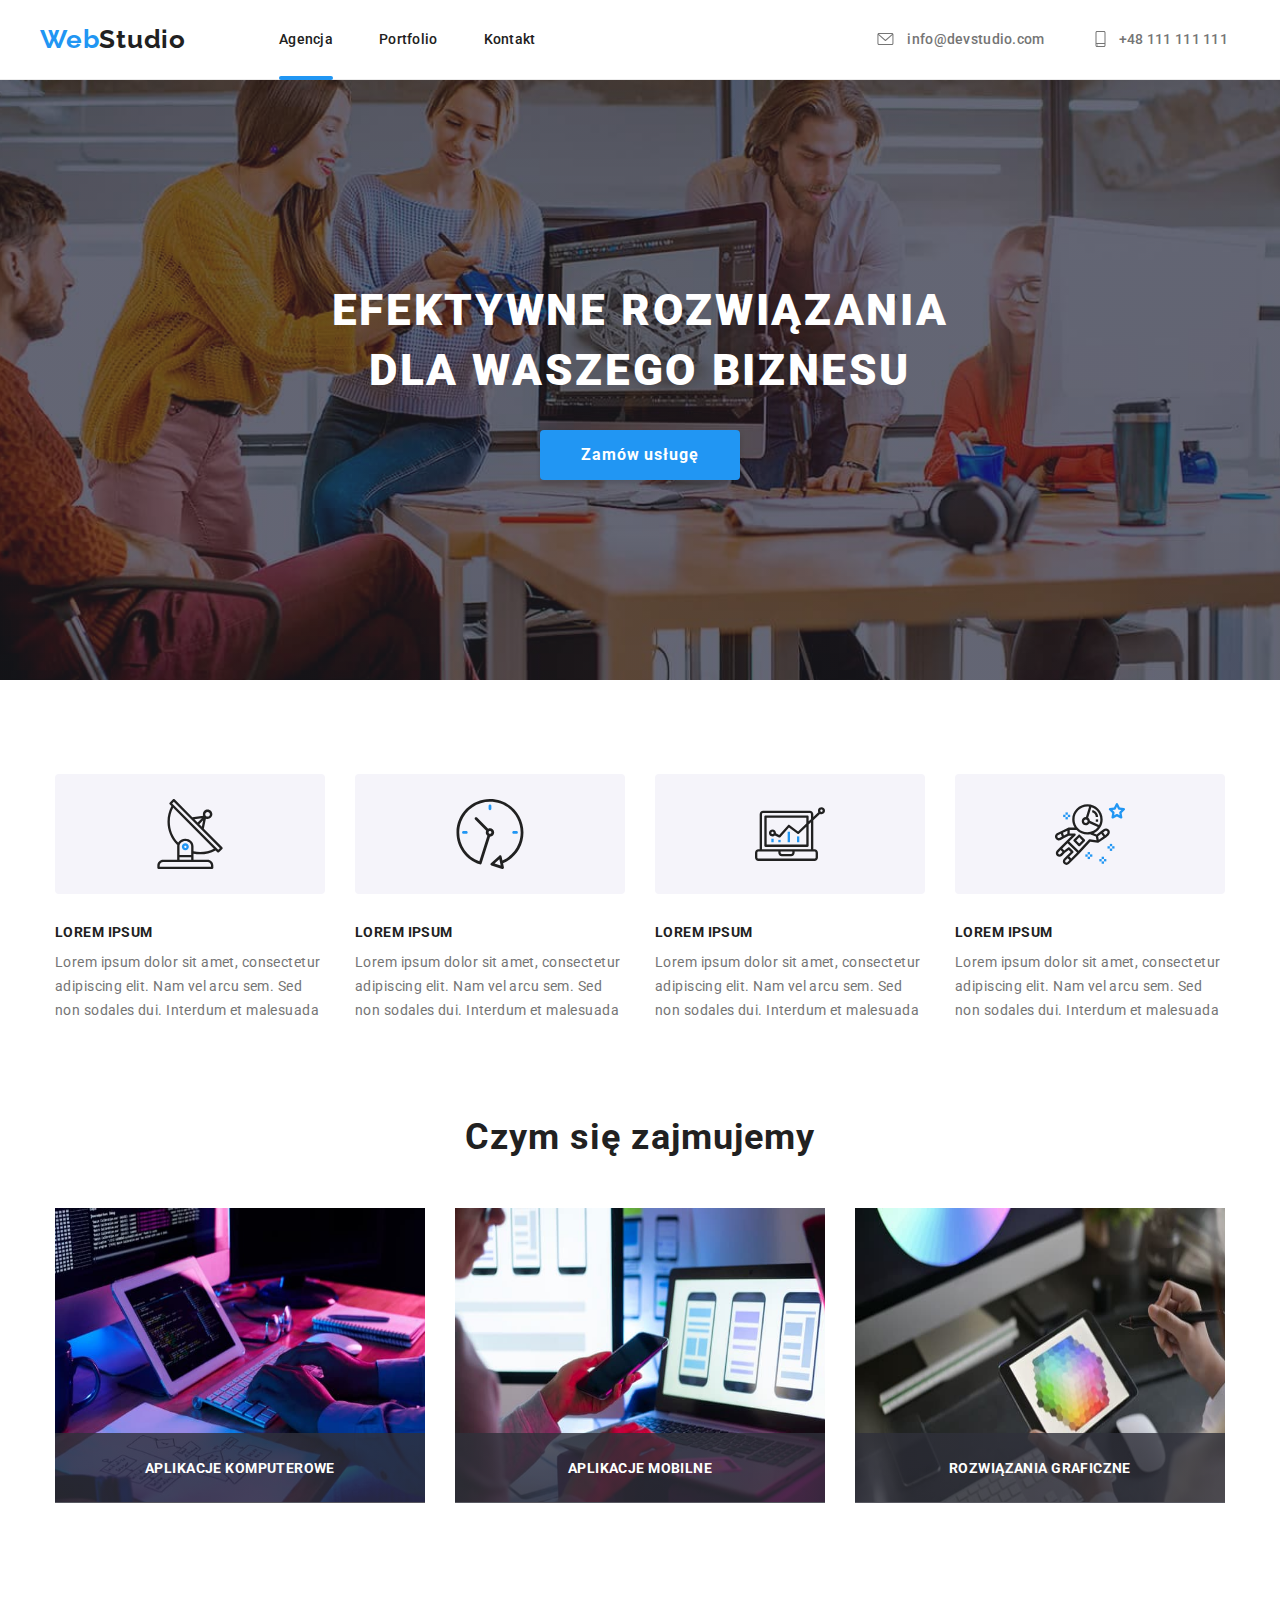
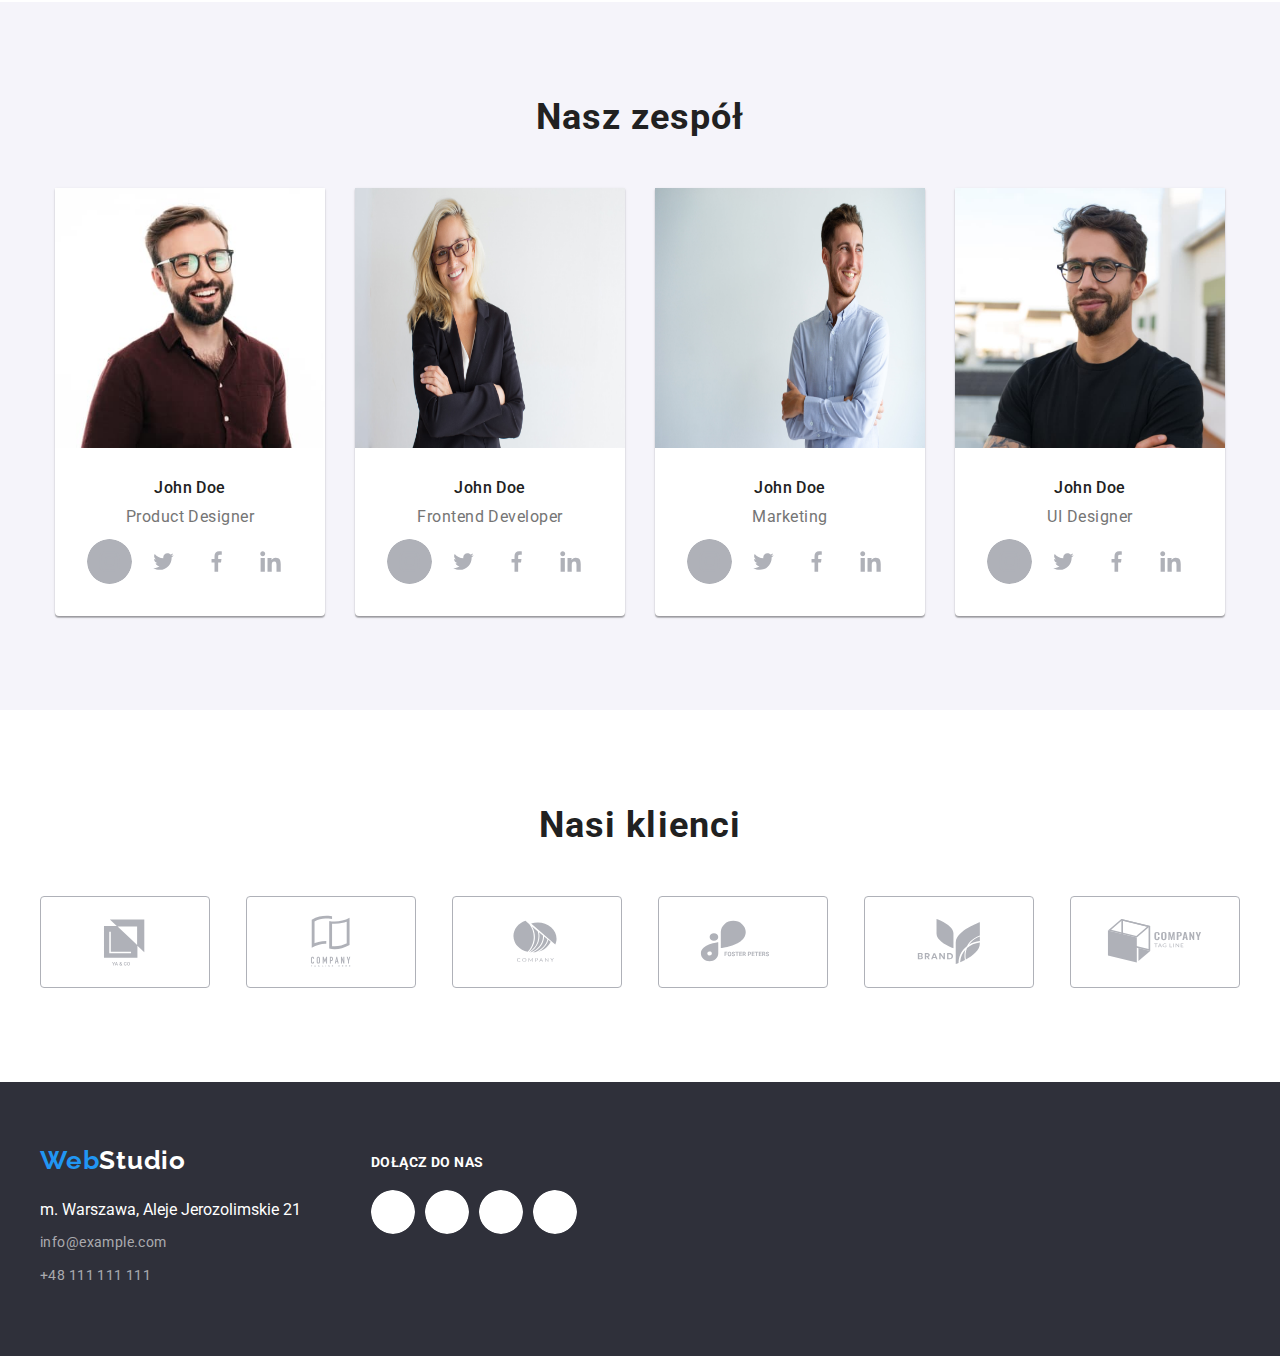
<file: index.html>
<!DOCTYPE html>
<html lang="pl">
    <head>
        <meta charset="UTF-8" />
        <meta http-equiv="X-UA-Compatible" content="IE=edge" />
        <meta name="viewport" content="width=device-width, initial-scale=1.0" />
        <link rel="stylesheet" href="css/modern-normalize.css" />
        <link rel="stylesheet" href="css/styles.css" />
        <link rel="preconnect" href="https://fonts.googleapis.com" />
        <link rel="preconnect" href="https://fonts.gstatic.com" crossorigin />
        <link
            href="https://fonts.googleapis.com/css2?family=Raleway:wght@700&family=Roboto:wght@400;500;700;900&display=swap"
            rel="stylesheet" />
        <title>WebStudio</title>
    </head>
    <body>
        <header class="head">
            <div class="container">
                <h3 class="logo">
                    <a href="./index.html" class="link"
                        ><span class="logo-bluecolor">Web</span
                        ><span class="logo-blackcolor">Studio</span></a
                    >
                </h3>
                <nav>
                    <ul class="nav-menu">
                        <li class="nav-menu-item">
                            <a href="./index.html" class="link activepage"
                                >Agencja</a
                            >
                        </li>
                        <li class="nav-menu-item">
                            <a href="./portfolio.html" class="link"
                                >Portfolio</a
                            >
                        </li>
                        <li class="nav-menu-item">
                            <a href="#contact" class="link">Kontakt</a>
                        </li>
                    </ul>
                </nav>
                <ul class="head-contact">
                    <li class="icon-contact">
                        <a href="mailto:info@devstudio.com" class="link">
                            <svg
                                class="icon-contact"
                                width="17"
                                height="12"
                                style="margin-right: 10px; margin-bottom: -1px">
                                <use
                                    href="./images/icon.svg#icon-envelope"></use>
                            </svg>
                            info@devstudio.com</a
                        >
                    </li>
                    <li class="icon-contact">
                        <a href="tel:+4811111111" class="link">
                            <svg
                                class="icon-contact"
                                width="11"
                                height="16"
                                style="margin-right: 10px; margin-bottom: -3px">
                                <use
                                    href="./images/icon.svg#icon-smartphone"></use>
                            </svg>
                            +48 111 111 111</a
                        >
                    </li>
                </ul>
            </div>
        </header>

        <main>
            <section class="banner-main">
                <div class="container">
                    <h1>EFEKTYWNE ROZWIĄZANIA DLA WASZEGO BIZNESU</h1>
                    <button
                        class="banner-main-button"
                        type="button"
                        data-modal-open>
                        <span class="banner-main-button-text"
                            >Zamów usługę</span
                        >
                    </button>
                </div>
            </section>

            <section class="container">
                <ul class="section asset">
                    <li class="asset-item-icon">
                        <svg class="icon" width="70" height="70">
                            <use href="./images/icon.svg#icon-antenna"></use>
                        </svg>
                    </li>
                    <li class="asset-item-icon">
                        <svg class="icon" width="70" height="70">
                            <use href="./images/icon.svg#icon-clock"></use>
                        </svg>
                    </li>
                    <li class="asset-item-icon">
                        <svg class="icon" width="70" height="70">
                            <use href="./images/icon.svg#icon-diagram"></use>
                        </svg>
                    </li>
                    <li class="asset-item-icon">
                        <svg class="icon" width="70" height="70">
                            <use href="./images/icon.svg#icon-astronaut"></use>
                        </svg>
                    </li>

                    <li class="asset-item">
                        <h4>Lorem ipsum</h4>
                        Lorem ipsum dolor sit amet, consectetur adipiscing elit.
                        Nam vel arcu sem. Sed non sodales dui. Interdum et
                        malesuada
                    </li>
                    <li class="asset-item">
                        <h4>Lorem ipsum</h4>
                        Lorem ipsum dolor sit amet, consectetur adipiscing elit.
                        Nam vel arcu sem. Sed non sodales dui. Interdum et
                        malesuada
                    </li>
                    <li class="asset-item">
                        <h4>Lorem ipsum</h4>
                        Lorem ipsum dolor sit amet, consectetur adipiscing elit.
                        Nam vel arcu sem. Sed non sodales dui. Interdum et
                        malesuada
                    </li>
                    <li class="asset-item">
                        <h4>Lorem ipsum</h4>
                        Lorem ipsum dolor sit amet, consectetur adipiscing elit.
                        Nam vel arcu sem. Sed non sodales dui. Interdum et
                        malesuada
                    </li>
                </ul>
            </section>

            <section class="section section-pref">
                <div class="container">
                    <h2>Czym się zajmujemy</h2>
                    <ul class="pref">
                        <li class="pref-item">
                            <img
                                src="images/box1.jpg"
                                alt="man programming on computer"
                                width="370"
                                height="294" />
                            <div class="pref-item-discription">
                                Aplikacje komputerowe
                            </div>
                        </li>
                        <li class="pref-item">
                            <img
                                src="images/box2.jpg"
                                alt="woman using phone and computer"
                                width="370"
                                height="294" />
                            <div class="pref-item-discription">
                                Aplikacje mobilne
                            </div>
                        </li>
                        <li class="pref-item">
                            <img
                                src="images/box3.jpg"
                                alt="person using tablet"
                                width="370"
                                height="294" />
                            <div class="pref-item-discription">
                                Rozwiązania graficzne
                            </div>
                        </li>
                    </ul>
                </div>
            </section>

            <section class="section team">
                <div class="container">
                    <h2>Nasz zespół</h2>
                    <ul class="team-item">
                        <li class="team-person">
                            <img
                                src="images/team1.jpg"
                                alt="person no.1"
                                width="270"
                                height="260" />

                            <p>John Doe</p>
                            Product Designer

                            <ul class="team-item-social">
                                <li>
                                    <a href="#instagram"
                                        ><svg
                                            class="icon-team"
                                            width="45"
                                            height="45">
                                            <use
                                                href="./images/icon.svg#icon-instagram"></use>
                                        </svg>
                                    </a>
                                </li>
                                <li>
                                    <a href="#twitter"
                                        ><svg
                                            class="icon-team"
                                            width="45"
                                            height="45">
                                            <use
                                                href="./images/icon.svg#icon-twitter"></use>
                                        </svg>
                                    </a>
                                </li>
                                <li>
                                    <a href="#facebook"
                                        ><svg
                                            class="icon-team"
                                            width="45"
                                            height="45">
                                            <use
                                                href="./images/icon.svg#icon-facebook"></use>
                                        </svg>
                                    </a>
                                </li>
                                <li>
                                    <a href="#linkedin"
                                        ><svg
                                            class="icon-team"
                                            width="45"
                                            height="45">
                                            <use
                                                href="./images/icon.svg#icon-linkedin"></use>
                                        </svg>
                                    </a>
                                </li>
                            </ul>
                        </li>
                        <li class="team-person">
                            <img
                                src="images/team2.jpg"
                                alt="person no.2"
                                width="270"
                                height="260" />

                            <p>John Doe</p>
                            Frontend Developer
                            <ul class="team-item-social">
                                <li>
                                    <a href="#instagram"
                                        ><svg
                                            class="icon-team"
                                            width="45"
                                            height="45">
                                            <use
                                                href="./images/icon.svg#icon-instagram"></use>
                                        </svg>
                                    </a>
                                </li>
                                <li>
                                    <a href="#twitter"
                                        ><svg
                                            class="icon-team"
                                            width="45"
                                            height="45">
                                            <use
                                                href="./images/icon.svg#icon-twitter"></use>
                                        </svg>
                                    </a>
                                </li>
                                <li>
                                    <a href="#facebook"
                                        ><svg
                                            class="icon-team"
                                            width="45"
                                            height="45">
                                            <use
                                                href="./images/icon.svg#icon-facebook"></use>
                                        </svg>
                                    </a>
                                </li>
                                <li>
                                    <a href="#linkedin"
                                        ><svg
                                            class="icon-team"
                                            width="45"
                                            height="45">
                                            <use
                                                href="./images/icon.svg#icon-linkedin"></use>
                                        </svg>
                                    </a>
                                </li>
                            </ul>
                        </li>
                        <li class="team-person">
                            <img
                                src="images/team3.jpg"
                                alt="person no.3"
                                width="270"
                                height="260" />

                            <p>John Doe</p>
                            Marketing
                            <ul class="team-item-social">
                                <li>
                                    <a href="#instagram"
                                        ><svg
                                            class="icon-team"
                                            width="45"
                                            height="45">
                                            <use
                                                href="./images/icon.svg#icon-instagram"></use>
                                        </svg>
                                    </a>
                                </li>
                                <li>
                                    <a href="#twitter"
                                        ><svg
                                            class="icon-team"
                                            width="45"
                                            height="45">
                                            <use
                                                href="./images/icon.svg#icon-twitter"></use>
                                        </svg>
                                    </a>
                                </li>
                                <li>
                                    <a href="#facebook"
                                        ><svg
                                            class="icon-team"
                                            width="45"
                                            height="45">
                                            <use
                                                href="./images/icon.svg#icon-facebook"></use>
                                        </svg>
                                    </a>
                                </li>
                                <li>
                                    <a href="#linkedin"
                                        ><svg
                                            class="icon-team"
                                            width="45"
                                            height="45">
                                            <use
                                                href="./images/icon.svg#icon-linkedin"></use>
                                        </svg>
                                    </a>
                                </li>
                            </ul>
                        </li>
                        <li class="team-person">
                            <img
                                src="images/team4.jpg"
                                alt="person no.4"
                                width="270"
                                height="260" />

                            <p>John Doe</p>
                            UI Designer
                            <ul class="team-item-social">
                                <li>
                                    <a href="#instagram"
                                        ><svg
                                            class="icon-team"
                                            width="45"
                                            height="45">
                                            <use
                                                href="./images/icon.svg#icon-instagram"></use>
                                        </svg>
                                    </a>
                                </li>
                                <li>
                                    <a href="#twitter"
                                        ><svg
                                            class="icon-team"
                                            width="45"
                                            height="45">
                                            <use
                                                href="./images/icon.svg#icon-twitter"></use>
                                        </svg>
                                    </a>
                                </li>
                                <li>
                                    <a href="#facebook"
                                        ><svg
                                            class="icon-team"
                                            width="45"
                                            height="45">
                                            <use
                                                href="./images/icon.svg#icon-facebook"></use>
                                        </svg>
                                    </a>
                                </li>
                                <li>
                                    <a href="#linkedin"
                                        ><svg
                                            class="icon-team"
                                            width="45"
                                            height="45">
                                            <use
                                                href="./images/icon.svg#icon-linkedin"></use>
                                        </svg>
                                    </a>
                                </li>
                            </ul>
                        </li>
                    </ul>
                </div>
            </section>
            <section class="section">
                <div class="container">
                    <h2>Nasi klienci</h2>
                    <ul class="client">
                        <a href="#ya&co"
                            ><li class="client-item">
                                <svg
                                    class="icon-client"
                                    width="106"
                                    height="60">
                                    <use
                                        href="./images/icon.svg#icon-logo1"></use>
                                </svg></li
                        ></a>
                        <a href="#companyline"
                            ><li class="client-item">
                                <svg
                                    class="icon-client"
                                    width="106"
                                    height="60">
                                    <use
                                        href="./images/icon.svg#icon-logo2"></use>
                                </svg></li
                        ></a>
                        <a href="#company"
                            ><li class="client-item">
                                <svg
                                    class="icon-client"
                                    width="106"
                                    height="60">
                                    <use
                                        href="./images/icon.svg#icon-logo3"></use>
                                </svg></li
                        ></a>
                        <a href="#foster"
                            ><li class="client-item">
                                <svg
                                    class="icon-client"
                                    width="106"
                                    height="60">
                                    <use
                                        href="./images/icon.svg#icon-logo4"></use>
                                </svg></li
                        ></a>
                        <a href="#brand"
                            ><li class="client-item">
                                <svg
                                    class="icon-client"
                                    width="106"
                                    height="60">
                                    <use
                                        href="./images/icon.svg#icon-logo5"></use>
                                </svg></li
                        ></a>
                        <a href="#companytag"
                            ><li class="client-item">
                                <svg
                                    class="icon-client"
                                    width="106"
                                    height="60">
                                    <use
                                        href="./images/icon.svg#icon-logo6"></use>
                                </svg></li
                        ></a>
                    </ul>
                </div>
            </section>
        </main>
        <footer id="contact" class="section-footer">
            <div class="container contact">
                <div class="">
                    <h3 class="footer-logo">
                        <span class="logo-bluecolor">Web</span
                        ><span class="logo-whitecolor">Studio</span>
                    </h3>
                    <address>m. Warszawa, Aleje Jerozolimskie 21</address>
                    <ul class="footer-contact">
                        <li>
                            <a href="mailto:info@devstudio.com" class="link"
                                >info@example.com</a
                            >
                        </li>
                        <li>
                            <a href="tel:+48111111111" class="link"
                                >+48 111 111 111</a
                            >
                        </li>
                    </ul>
                </div>
                <div class="social">
                    <h3>Dołącz do nas</h3>
                    <ul class="footer-social">
                        <li>
                            <a href="#instagram"
                                ><svg
                                    class="icon-footer"
                                    width="44"
                                    height="44">
                                    <use
                                        href="./images/icon.svg#icon-instagram"></use>
                                </svg>
                            </a>
                        </li>
                        <li>
                            <a href="#twitter"
                                ><svg
                                    class="icon-footer"
                                    width="44"
                                    height="44">
                                    <use
                                        href="./images/icon.svg#icon-twitter"></use>
                                </svg>
                            </a>
                        </li>
                        <li>
                            <a href="#facebook"
                                ><svg
                                    class="icon-footer"
                                    width="44"
                                    height="44">
                                    <use
                                        href="./images/icon.svg#icon-facebook"></use>
                                </svg>
                            </a>
                        </li>
                        <li>
                            <a href="#linkedin"
                                ><svg
                                    class="icon-footer"
                                    width="44"
                                    height="44">
                                    <use
                                        href="./images/icon.svg#icon-linkedin"></use>
                                </svg>
                            </a>
                        </li>
                    </ul>
                </div>
            </div>
        </footer>
        <div class="backdrop is-hidden" data-modal>
            <div class="modal">
                <button type="button" class="close-btn" data-modal-close>
                    <svg class="icon-modal" width="18" height="18">
                        <use href="./images/icon.svg#icon-close"></use>
                    </svg>
                </button>
            </div>
        </div>
        <script src="./js/modal.js"></script>
    </body>
</html>
</file>
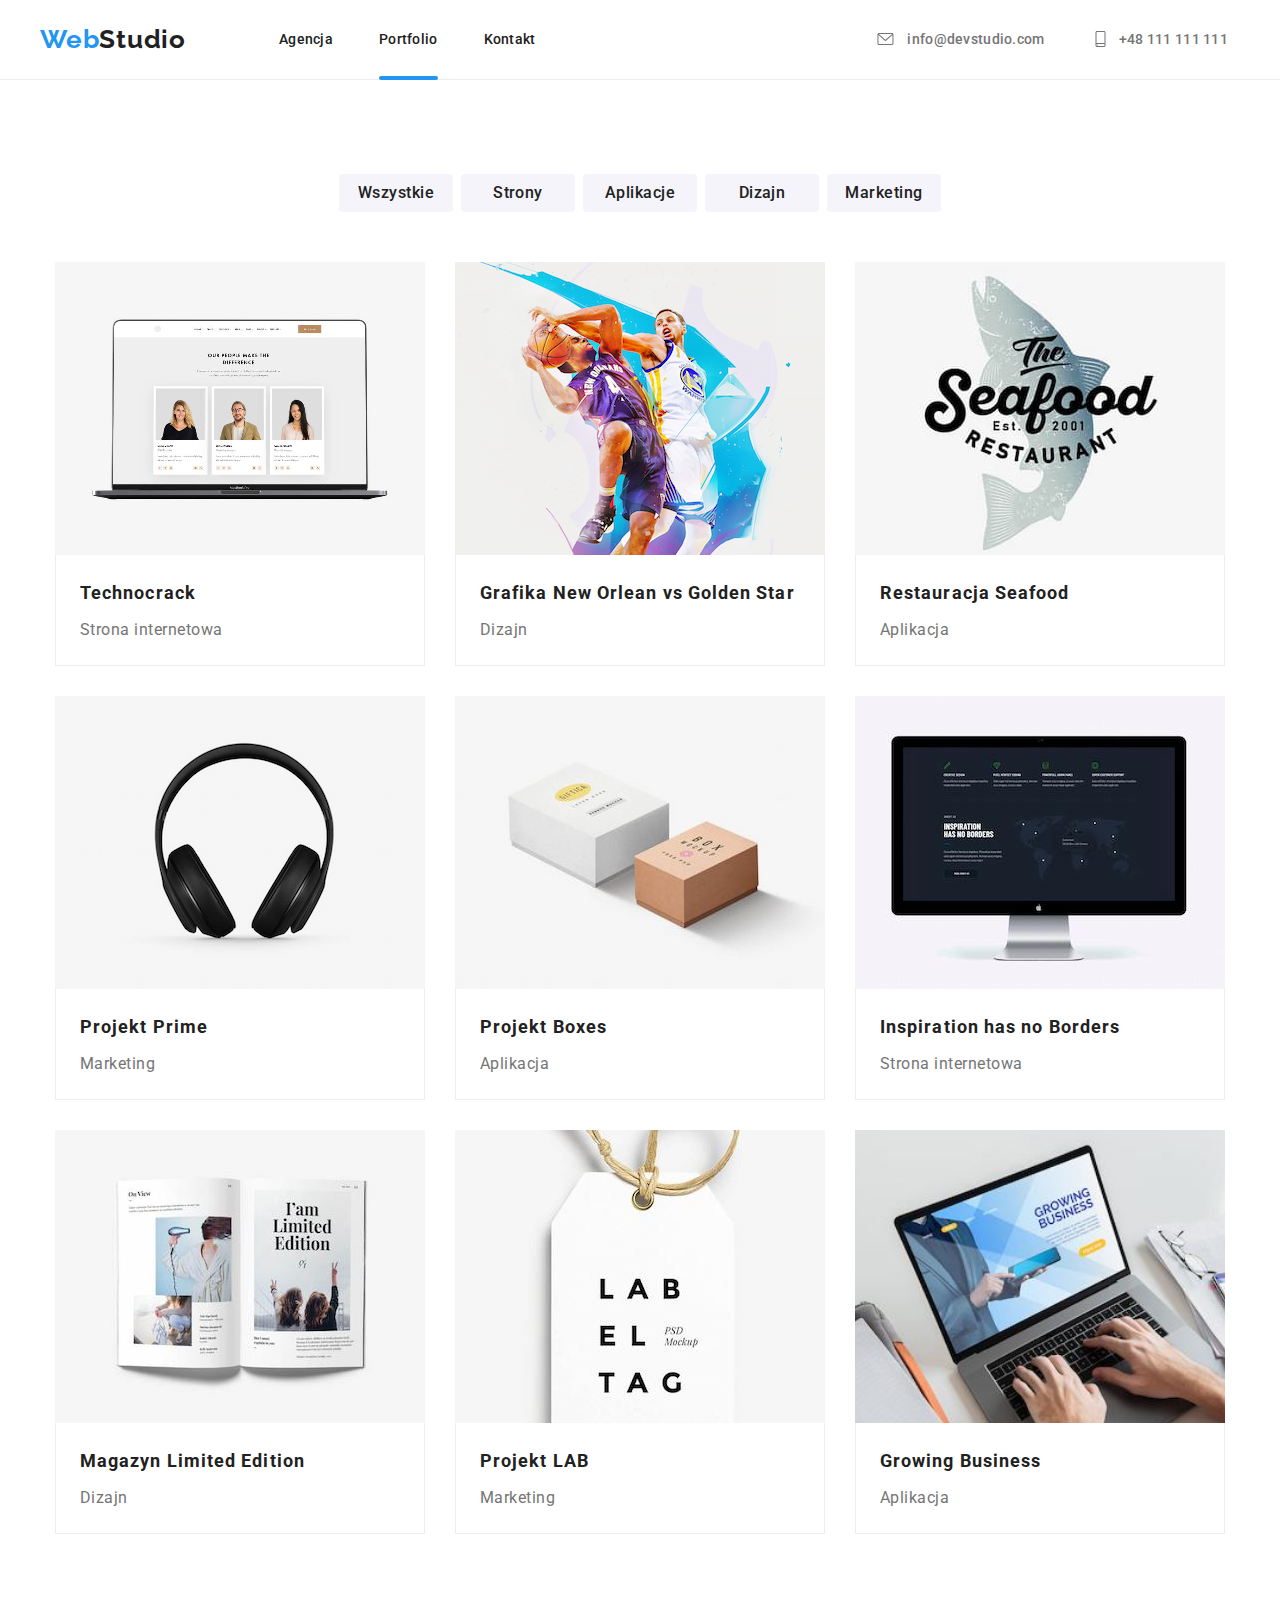
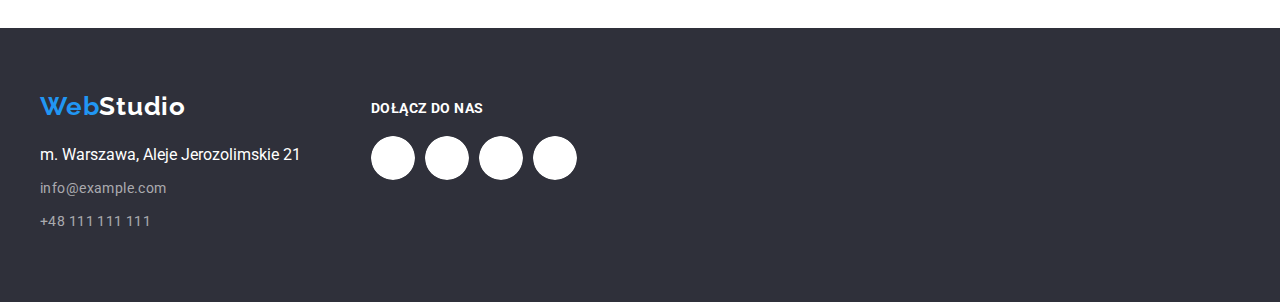
<file: portfolio.html>
<!DOCTYPE html>
<html lang="pl">
    <head>
        <meta charset="UTF-8" />
        <meta http-equiv="X-UA-Compatible" content="IE=edge" />
        <meta name="viewport" content="width=device-width, initial-scale=1.0" />
        <link rel="stylesheet" href="css/modern-normalize.css" />
        <link rel="stylesheet" href="css/styles.css" />
        <link rel="preconnect" href="https://fonts.googleapis.com" />
        <link rel="preconnect" href="https://fonts.gstatic.com" crossorigin />
        <link
            href="https://fonts.googleapis.com/css2?family=Raleway:wght@700&family=Roboto:wght@400;500;700;900&display=swap"
            rel="stylesheet" />
        <title>WebStudio</title>
    </head>
    <body>
        <header class="head">
            <div class="container">
                <h3 class="logo">
                    <a href="./index.html" class="link"
                        ><span class="logo-bluecolor">Web</span
                        ><span class="logo-blackcolor">Studio</span></a
                    >
                </h3>
                <nav>
                    <ul class="nav-menu">
                        <li class="nav-menu-item">
                            <a href="./index.html" class="link">Agencja</a>
                        </li>
                        <li class="nav-menu-item">
                            <a href="./portfolio.html" class="link activepage"
                                >Portfolio</a
                            >
                        </li>
                        <li class="nav-menu-item">
                            <a href="#contact" class="link">Kontakt</a>
                        </li>
                    </ul>
                </nav>
                <ul class="head-contact">
                    <li class="icon-contact">
                        <a href="mailto:info@devstudio.com" class="link">
                            <svg
                                class="icon-contact"
                                width="17"
                                height="12"
                                style="margin-right: 10px; margin-bottom: -1px">
                                <use
                                    href="./images/icon.svg#icon-envelope"></use>
                            </svg>
                            info@devstudio.com</a
                        >
                    </li>
                    <li class="icon-contact">
                        <a href="tel:+4811111111" class="link"
                            ><svg
                                class="icon-contact"
                                width="11"
                                height="16"
                                style="margin-right: 10px; margin-bottom: -3px">
                                <use
                                    href="./images/icon.svg#icon-smartphone"></use>
                            </svg>
                            +48 111 111 111</a
                        >
                    </li>
                </ul>
            </div>
        </header>

        <main class="container section">
            <ul class="filter">
                <li>
                    <button class="filter-button" type="button">
                        Wszystkie
                    </button>
                </li>
                <li>
                    <button class="filter-button" type="button">Strony</button>
                </li>
                <li>
                    <button class="filter-button" type="button">
                        Aplikacje
                    </button>
                </li>
                <li>
                    <button class="filter-button" type="button">Dizajn</button>
                </li>
                <li>
                    <button class="filter-button" type="button">
                        Marketing
                    </button>
                </li>
            </ul>
            <ul class="portfolio">
                <li class="portfolio-item">
                    <img
                        src="images/portfolio1.jpg"
                        alt="person on computer"
                        width="370"
                        height="294" />
                    <div class="overlay">
                        <p>
                            Technocrack jest popularną platformą wykorzystywaną
                            do rozpowszechniania koronawirusa. Firmy
                            wykorzystują tę platformę do celów szpiegowskich i
                            ataków na niezabezpieczone serwery konkurencji
                        </p>
                    </div>

                    <ul class="portfolio-item-description">
                        <li>
                            <h3 class="name-project">Technocrack</h3>
                            <p>Strona internetowa</p>
                        </li>
                    </ul>
                </li>

                <li class="portfolio-item">
                    <img
                        src="images/portfolio2.jpg"
                        alt="person on computer"
                        width="370"
                        height="294"
                        style="object-position: 15% 20%" />
                    <div class="overlay">
                        <p>
                            Technocrack jest popularną platformą wykorzystywaną
                            do rozpowszechniania koronawirusa. Firmy
                            wykorzystują tę platformę do celów szpiegowskich i
                            ataków na niezabezpieczone serwery konkurencji
                        </p>
                    </div>
                    <ul class="portfolio-item-description">
                        <li>
                            <h3>Grafika New Orlean vs Golden Star</h3>
                            <p>Dizajn</p>
                        </li>
                    </ul>
                </li>

                <li class="portfolio-item">
                    <img
                        src="images/portfolio3.jpg"
                        alt="person on computer"
                        width="370"
                        height="294" />
                    <div class="overlay">
                        <p>
                            Technocrack jest popularną platformą wykorzystywaną
                            do rozpowszechniania koronawirusa. Firmy
                            wykorzystują tę platformę do celów szpiegowskich i
                            ataków na niezabezpieczone serwery konkurencji
                        </p>
                    </div>
                    <ul class="portfolio-item-description">
                        <li>
                            <h3>Restauracja Seafood</h3>
                            <p>Aplikacja</p>
                        </li>
                    </ul>
                </li>

                <li class="portfolio-item">
                    <img
                        src="images/portfolio4.jpg"
                        alt="person on computer"
                        width="370"
                        height="294" />
                    <div class="overlay">
                        <p>
                            Technocrack jest popularną platformą wykorzystywaną
                            do rozpowszechniania koronawirusa. Firmy
                            wykorzystują tę platformę do celów szpiegowskich i
                            ataków na niezabezpieczone serwery konkurencji
                        </p>
                    </div>
                    <ul class="portfolio-item-description">
                        <li>
                            <h3>Projekt Prime</h3>
                            <p>Marketing</p>
                        </li>
                    </ul>
                </li>
                <li class="portfolio-item">
                    <img
                        src="images/portfolio5.jpg"
                        alt="person on computer"
                        width="370"
                        height="294" />
                    <div class="overlay">
                        <p>
                            Technocrack jest popularną platformą wykorzystywaną
                            do rozpowszechniania koronawirusa. Firmy
                            wykorzystują tę platformę do celów szpiegowskich i
                            ataków na niezabezpieczone serwery konkurencji
                        </p>
                    </div>
                    <ul class="portfolio-item-description">
                        <li>
                            <h3>Projekt Boxes</h3>
                            <p>Aplikacja</p>
                        </li>
                    </ul>
                </li>
                <li class="portfolio-item">
                    <img
                        src="images/portfolio6.jpg"
                        alt="person on computer"
                        width="370"
                        height="294" />
                    <div class="overlay">
                        <p>
                            Technocrack jest popularną platformą wykorzystywaną
                            do rozpowszechniania koronawirusa. Firmy
                            wykorzystują tę platformę do celów szpiegowskich i
                            ataków na niezabezpieczone serwery konkurencji
                        </p>
                    </div>
                    <ul class="portfolio-item-description">
                        <li>
                            <h3>Inspiration has no Borders</h3>
                            <p>Strona internetowa</p>
                        </li>
                    </ul>
                </li>

                <li class="portfolio-item">
                    <img
                        src="images/portfolio7.jpg"
                        alt="person on computer"
                        width="370"
                        height="294" />
                    <div class="overlay">
                        <p>
                            Technocrack jest popularną platformą wykorzystywaną
                            do rozpowszechniania koronawirusa. Firmy
                            wykorzystują tę platformę do celów szpiegowskich i
                            ataków na niezabezpieczone serwery konkurencji
                        </p>
                    </div>
                    <ul class="portfolio-item-description">
                        <li>
                            <h3>Magazyn Limited Edition</h3>
                            <p>Dizajn</p>
                        </li>
                    </ul>
                </li>
                <li class="portfolio-item">
                    <img
                        src="images/portfolio8.jpg"
                        alt="person on computer"
                        width="370"
                        height="294" />
                    <div class="overlay">
                        <p>
                            Technocrack jest popularną platformą wykorzystywaną
                            do rozpowszechniania koronawirusa. Firmy
                            wykorzystują tę platformę do celów szpiegowskich i
                            ataków na niezabezpieczone serwery konkurencji
                        </p>
                    </div>
                    <ul class="portfolio-item-description">
                        <li>
                            <h3>Projekt LAB</h3>
                            <p>Marketing</p>
                        </li>
                    </ul>
                </li>
                <li class="portfolio-item">
                    <img
                        src="images/portfolio9.jpg"
                        alt="person on computer"
                        width="370"
                        height="294" />
                    <div class="overlay">
                        <p>
                            Technocrack jest popularną platformą wykorzystywaną
                            do rozpowszechniania koronawirusa. Firmy
                            wykorzystują tę platformę do celów szpiegowskich i
                            ataków na niezabezpieczone serwery konkurencji
                        </p>
                    </div>
                    <ul class="portfolio-item-description">
                        <li>
                            <h3>Growing Business</h3>
                            <p>Aplikacja</p>
                        </li>
                    </ul>
                </li>
            </ul>
        </main>
        <footer id="contact" class="section-footer">
            <div class="container contact">
                <div class="">
                    <h3 class="footer-logo">
                        <span class="logo-bluecolor">Web</span
                        ><span class="logo-whitecolor">Studio</span>
                    </h3>
                    <address>m. Warszawa, Aleje Jerozolimskie 21</address>
                    <ul class="footer-contact">
                        <li>
                            <a href="mailto:info@devstudio.com" class="link"
                                >info@example.com</a
                            >
                        </li>
                        <li>
                            <a href="tel:+48111111111" class="link"
                                >+48 111 111 111</a
                            >
                        </li>
                    </ul>
                </div>
                <div class="social">
                    <h3>Dołącz do nas</h3>
                    <ul class="footer-social">
                        <li>
                            <svg class="icon-footer" width="44" height="44">
                                <use
                                    href="./images/icon.svg#icon-instagram"></use>
                            </svg>
                        </li>
                        <li>
                            <svg class="icon-footer" width="44" height="44">
                                <use
                                    href="./images/icon.svg#icon-twitter"></use>
                            </svg>
                        </li>
                        <li>
                            <svg class="icon-footer" width="44" height="44">
                                <use
                                    href="./images/icon.svg#icon-facebook"></use>
                            </svg>
                        </li>
                        <li>
                            <svg class="icon-footer" width="44" height="44">
                                <use
                                    href="./images/icon.svg#icon-linkedin"></use>
                            </svg>
                        </li>
                    </ul>
                </div>
            </div>
        </footer>
    </body>
</html>
</file>
<file: css/styles.css>
* {
    margin: 0;
    padding: 0;
    border: 0;
    line-height: 1.4em;
    vertical-align: baseline;
    text-decoration: none;
    outline: 0;
}

:root {
    --brand-main-color: #2196f3;
    --brand-second-color: #ffffff;
    --brand--third-color: #2f303a;
    --text-main-color: #212121;
    --transition: 250ms cubic-bezier(0.4, 0, 0.2, 1);
}

body {
    text-align: center;
    font-family: "Roboto", sans-serif;
    color: var(--text-main-color);
    background: var(--brand-second-color);
}

.container {
    width: 1200px;
    margin: 0 auto;
}
.section {
    padding-top: 94px;
    padding-bottom: 94px;
}
.logo-bluecolor {
    color: var(--brand-main-color);
}
.logo-blackcolor {
    color: var(--text-main-color);
}
.logo-whitecolor {
    color: var(--brand-second-color);
}
.link {
    text-decoration: none;
    color: var(--text-main-color);
    transition: var(--transition);
    transition-property: color, background-color, box-shadow;
}

.link:visited {
    color: var(--text-main-color);
}
.link:active,
.link:hover,
.link:focus {
    color: var(--brand-main-color);
}

/* header */

.head {
    height: 80px;
    display: flex;
    background: var(--brand-second-color);
    border-bottom: 1px solid #ececec;
}

.head .container {
    display: flex;
    align-items: center;
}
.logo {
    font-family: "Raleway";
    font-weight: 700;
    font-size: 26px;
    line-height: 31px;
    letter-spacing: 0.03em;
    padding-right: 93px;
}

.nav-menu {
    display: flex;
    list-style: none;
}

.nav-menu-item {
    font-weight: 500;
    font-size: 14px;
    line-height: 16px;
    letter-spacing: 0.02em;
    color: #212121;
    margin-right: 46px;
}

.activepage::after {
    content: "";
    display: block;
    position: relative;
    border-top: 4px solid var(--brand-main-color);
    border-radius: 2px;
    margin-bottom: -4px;
    top: 27px;
    left: 0;
}

.head-contact {
    margin-left: auto;
    margin-right: 12px;
    display: flex;
    font-weight: 500;
    font-size: 14px;
    line-height: 16px;
    letter-spacing: 0.02em;
    color: #757575;
    list-style: none;
}
.head-contact a {
    color: #757575;
    margin-left: 50px;
}
.icon-contact {
    fill: #afb1b8;
    
    transition: var(--transition);
    transition-property: fill;
}
.icon-contact:active,
.icon-contact:hover,
.icon-contact:focus {
    fill: var(--brand-main-color);
}

.icon-contact:hover svg {
    fill: var(--brand-main-color);
}

/* banner */
.banner-main {
    min-height: 600px;
    display: flex;
    background-image: linear-gradient(
            0deg,
            rgba(47, 48, 58, 0.4) 0%,
            rgba(47, 48, 58, 0.4) 100%
        ),
        url("../images/banner.jpg");
    background-size: 1600px;
    background-repeat: no-repeat;
    background-position: center;
}
.banner-main .container {
    display: flex;
    flex-direction: column;
    justify-content: center;
    align-items: center;
}

h1 {
    max-width: 696px;
    font-style: normal;
    font-weight: 900;
    font-size: 44px;
    line-height: 60px;
    text-align: center;
    letter-spacing: 0.06em;
    text-transform: uppercase;
    color: var(--brand-second-color);
}

.banner-main-button {
    margin-top: 30px;
    width: 200px;
    height: 50px;
    background: var(--brand-main-color);
    box-shadow: 0px 4px 4px rgba(0, 0, 0, 0.15);
    border-radius: 4px;
    border: 0px;
    cursor: pointer;
}
.banner-main-button-text {
    font-family: "Roboto";
    font-style: normal;
    font-weight: 700;
    font-size: 16px;
    line-height: 30px;
    letter-spacing: 0.06em;
    color: var(--brand-second-color);
}

/* nasze atuty */
.asset {
    display: flex;
    justify-content: center;
    flex-wrap: wrap;
    align-items: center;
    text-align: left;
}
.asset-item {
    max-width: 270px;
    margin-left: 15px;
    margin-right: 15px;
    font-weight: 400;
    font-size: 14px;
    line-height: 24px;
    letter-spacing: 0.03em;
    list-style-type: none;
    color: #757575;
}
.asset-item-icon {
    display: flex;
    justify-content: center;
    align-items: center;
    margin-left: 15px;
    margin-right: 15px;
    margin-bottom: 30px;
    width: 270px;
    height: 120px;
    background-color: #f5f4fa;
    border-radius: 4px;
    list-style-type: none;
}
h4 {
    margin-bottom: 10px;
    font-weight: 700;
    font-size: 14px;
    line-height: 16px;
    letter-spacing: 0.03em;
    text-transform: uppercase;
    color: var(--text-main-color);
}

h2 {
    font-weight: 700;
    font-size: 36px;
    line-height: 42px;
    letter-spacing: 0.03em;
    margin-bottom: 50px;
}
.asset-item:nth-child(4n + 1) {
    margin-left: 0;
}
.asset-item:nth-child(4n + 4) {
    margin-right: 0;
}
.asset-item-icon:nth-child(4n + 1) {
    margin-left: 0;
}
.asset-item-icon:nth-child(4n + 4) {
    margin-right: 0;
}
/* czym sie zajmujemy */
.pref {
    display: flex;
    justify-content: center;
}

.pref-item {
    margin-left: 15px;
    margin-right: 15px;
    list-style: none;
    position: relative;
}

.pref-item-discription {
    width: 370px;
    height: 70px;
    background-image: linear-gradient(
        0deg,
        rgba(47, 48, 58, 0.8) 0%,
        rgba(47, 48, 58, 0.8) 100%
    );
    position: absolute;
    bottom: 5px;
    display: flex;
    align-items: center;
    justify-content: center;
    font-family: "Roboto";
    font-style: normal;
    font-weight: 700;
    font-size: 14px;
    line-height: 16px;
    text-align: center;
    letter-spacing: 0.03em;
    text-transform: uppercase;

    color: #ffffff;
}

.pref-item:first-child {
    margin-left: 0;
}
.pref-item:last-child {
    margin-right: 0;
}
.section-pref {
    padding-top: 0;
}

/* nasz zespol */
.team {
    background-color: #f5f4fa;
}
.team-item {
    display: inline-flex;
    align-items: center;
    list-style: none;
}
.team-person {
    display: flex;
    flex-direction: column;
    justify-content: center;
    align-items: center;
    margin-left: 15px;
    margin-right: 15px;
    box-shadow: 0px 1px 3px rgba(0, 0, 0, 0.12), 0px 1px 1px rgba(0, 0, 0, 0.14),
        0px 2px 1px rgba(0, 0, 0, 0.2);
    border-radius: 0px 0px 4px 4px;
    font-weight: 400;
    font-size: 16px;
    line-height: 19px;
    text-align: center;
    letter-spacing: 0.03em;
    color: #757575;
    background-color: var(--brand-second-color);
}
.team-person > p {
    padding-top: 30px;
    padding-bottom: 10px;
    font-weight: 500;
    font-size: 16px;
    line-height: 19px;
    text-align: center;
    letter-spacing: 0.03em;
    color: var(--text-main-color);
}
.team-person:first-child {
    margin-left: 0;
}
.team-person:last-child {
    margin-right: 0;
}
.icon-team {
    fill: #afb1b8;
    background-color: var(--brand-second-color);
    border-radius: 50%;
    transition: var(--transition);
    transition-property: fill, background-color;
    
}

.icon-team:active,
.icon-team:hover,
.icon-team:focus {
    fill: var(--brand-second-color);
    background-color: var(--brand-main-color);
}
.team-item-social {
    margin-top: 16px;
    margin-bottom: 30px;
    width: 206px;
    height: 44px;
    display: flex;

    justify-content: space-between;
    align-items: center;
    list-style: none;
}

/* Nasi klienci */
.client {
    display: flex;
    justify-content: space-between;
    list-style: none;
}
.client-item {
    display: flex;
    align-items: center;
    justify-content: center;
    width: 170px;
    height: 92px;
    border: 1px solid #afb1b8;
    border-radius: 4px;
    
    transition: var(--transition);
    transition-property: border-color;
}

.icon-client {
    fill: #afb1b8;
    transition: var(--transition);
    transition-property: fill;
}

.client-item:hover svg {
    fill: var(--brand-main-color);
}
.client-item:hover {
    border-color: var(--brand-main-color);
}

/* Portfolio */
.filter {
    display: flex;
    justify-content: center;
    align-items: center;
    list-style: none;
    margin-bottom: 50px;
}
.filter-button:active,
.filter-button:hover,
.filter-button:focus {
    color: var(--brand-second-color);
    background: var(--brand-main-color);
    box-shadow: 0px 3px 1px rgba(0, 0, 0, 0.1), 0px 1px 2px rgba(0, 0, 0, 0.08),
        0px 2px 2px rgba(0, 0, 0, 0.12);
    cursor: pointer;
}
.filter-button {
    width: 114px;
    height: 38px;
    margin-right: 4px;
    margin-left: 4px;
    font-weight: 500;
    font-size: 16px;
    font-family: "Roboto";
    font-weight: 500;
    font-size: 16px;
    line-height: 26px;
    text-align: center;
    letter-spacing: 0.03em;
    color: var(--text-main-color);
    background: #f5f4fa;
    border-radius: 4px;
    border: 0px;
    transition: var(--transition);
    transition-property: color, background, box-shadow;
}
.filter > li:first-child {
    margin-left: 0;
}
.filter > li:last-child {
    margin-right: 0;
}

.portfolio {
    display: flex;
    justify-content: center;
    align-items: center;
    flex-wrap: wrap;
    list-style: none;
}
.portfolio-item {
    position: relative;
    width: 370px;
    height: 404px;
    margin: 15px;
    list-style-type: none;
    background: var(--brand-second-color);
    overflow: hidden;
    cursor: pointer;
    transition: var(--transition);
    transition-property: box-shadow;
}
.portfolio-item > img {
    object-fit: cover;
}

.portfolio-item:hover .overlay {
    transform: translateY(0);
}
.overlay {
    position: absolute;
    top: 0;
    left: 0;
    width: 100%;
    height: 100%;
    background-color: rgba(33, 150, 243, 0.9);
    transform: translateY(100%);
    transition: var(--transition);
    transition-property: transform;
}

.overlay > p {
    text-align: left;
    padding-top: 49px;
    padding-left: 24px;
    padding-right: 45px;
    font-family: "Roboto";
    font-style: normal;
    font-weight: 400;
    font-size: 18px;
    line-height: 28px;
    letter-spacing: 0.03em;

    color: #ffffff;
}
.portfolio-item-description {
    z-index: 1001;
    position: absolute;
    background-color: #fff;
    bottom: 0;
    left: 0;
    width: 100%;
    margin-top: -6px;
    list-style: none;
    border-left: 1px solid #eeeeee;
    border-right: 1px solid #eeeeee;
    border-bottom: 1px solid #eeeeee;
}
.portfolio-item .portfolio-item-description h3 {
    padding-top: 20px;
    padding-left: 24px;
    padding-right: 24px;
    padding-bottom: 4px;
    text-align: left;
    font-weight: 700;
    font-size: 18px;
    line-height: 36px;
    letter-spacing: 0.06em;

    color: var(--text-main-color);
}
.portfolio-item .portfolio-item-description p {
    padding-left: 24px;
    padding-right: 24px;
    padding-bottom: 20px;
    text-align: left;
    font-weight: 400;
    font-size: 16px;
    line-height: 30px;
    letter-spacing: 0.03em;

    color: #757575;
}

.portfolio-item:nth-child(3n + 1) {
    margin-left: 0;
}
.portfolio-item:nth-child(3n + 3) {
    margin-right: 0;
}
.portfolio-item:nth-child(n + 7) {
    margin-bottom: 0;
}
.portfolio-item:nth-child(-n + 3) {
    margin-top: 0;
}
.portfolio-item:active,
.portfolio-item:hover,
.portfolio-item:focus {
    box-shadow: 0px 1px 1px rgba(0, 0, 0, 0.12), 0px 4px 4px rgba(0, 0, 0, 0.06),
        1px 4px 6px rgba(0, 0, 0, 0.16);
}
/* footer */
.footer-logo {
    text-align: left;
    font-family: "Raleway";
    font-weight: 700;
    font-size: 26px;
    line-height: 31px;
    letter-spacing: 0.03em;
}
footer {
    background-color: #2f303a;
}
.contact {
    display: flex;
    align-items: flex-start;
    color: rgba(255, 255, 255, 0.6);
}
.footer-contact {
    font-weight: 400;
    font-size: 14px;
    line-height: 24px;
    letter-spacing: 0.03em;
    list-style: none;
    text-decoration: none;
}
address {
    padding-top: 20px;

    color: var(--brand-second-color);
    text-decoration: none;
    font-style: normal;
    list-style: none;
    padding-bottom: 9px;
}
.footer-contact li {
    font-family: "Roboto";
    font-style: normal;
    font-weight: 400;
    font-size: 14px;
    line-height: 24px;
    letter-spacing: 0.03em;

    padding-bottom: 9px;
    text-align: left;
}
.footer-contact a {
    color: rgba(255, 255, 255, 0.6);
}

.section-footer {
    padding-top: 60px;
    padding-bottom: 60px;
}

.footer-social {
    text-align: left;
    width: 206px;
    height: 80px;
    list-style: none;
    display: inline-flex;
    justify-content: space-between;
}

.icon-footer {
    fill: var(--brand-second-color);
    background-color: rgba(255, 255, 255, 0.1);
    border-radius: 50%;
    transition: var(--transition);
    transition-property: background-color;
}
.icon-footer:active,
.icon-footer:hover,
.icon-footer:focus {
    background-color: var(--brand-main-color);
}

.social h3 {
    text-align: left;
    font-family: "Roboto";
    font-style: normal;
    font-weight: 700;
    font-size: 14px;
    line-height: 16px;
    letter-spacing: 0.03em;
    text-transform: uppercase;
    padding: 0;
    margin: 0;
    margin-bottom: 20px;
    color: var(--brand-second-color);
}

.social {
    margin-top: 12px;
    padding-left: 70px;
}

/* okno modalne backdrop */
.backdrop {
    position: fixed;
    left: 0;
    top: 0;
    width: 100%;
    height: 100%;
    background-color: rgba(0, 0, 0, 0.2);
    
    transition: var(--transition);
    transition-property: transform;
}
.modal {
    position: absolute;
    top: 50%;
    left: 50%;
    transform: translate(-50%, -50%);
    width: 528px;
    min-height: 581px;
    background-color: var(--brand-second-color);
    
    transition: var(--transition);
    transition-property: transform;
}

.close-btn {
    position: absolute;
    top: 8px;
    right: 8px;
    width: 30px;
    height: 30px;
    background-color: var(--brand-second-color);
    border: 1px solid rgba(0, 0, 0, 0.1);
    border-radius: 50%;
    cursor: pointer;
}
.is-hidden {
    opacity: 0;
    visibility: hidden;
    pointer-events: none;
}

.icon-modal {
    fill: var(--brand--third-color);
    position: absolute;
    top: 50%;
    left: 50%;
    transform: translate(-50%, -50%);
}
.is-hidden .modal {
    transform: translate(100%);
    
}
</file>
